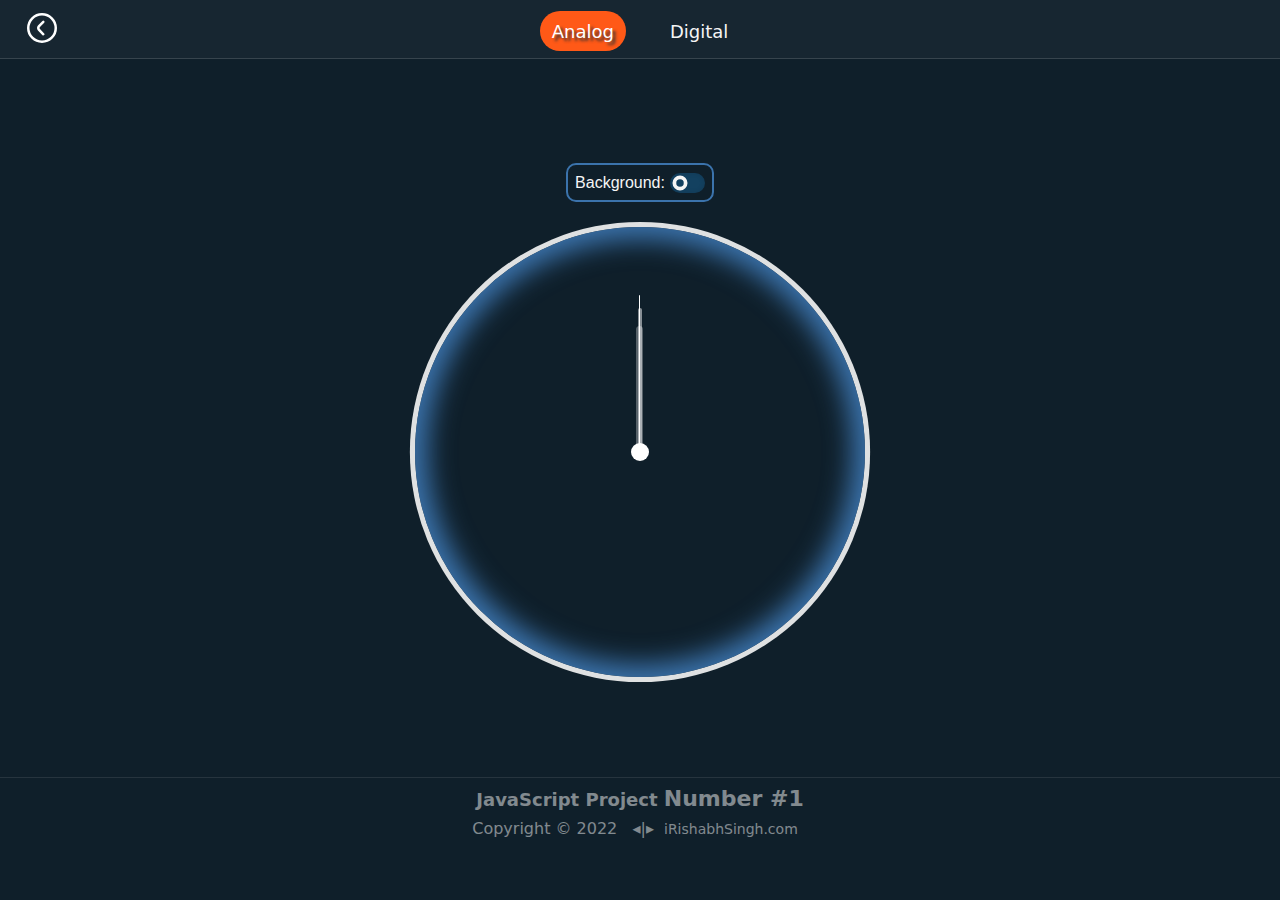
<file: JavaScript/clock/index.html>
<!DOCTYPE html>
<html lang="en">    <!-- HTML tag with language selected as ENGLISH -->

<!-- Head Tag -->
<head>

    <!-- Meta Tags -->
    <meta charset="UTF-8">
    <meta http-equiv="X-UA-Compatible" content="IE=edge">
    <meta name="viewport" content="width=device-width, initial-scale=1.0">

    <!-- Discription of WebApp on Searching it on Search Engin -->
    <meta name="discription" content="Digital and Analog Clock with JavaScript | JavaScript is Powerful! See how implementing JavaScript changed the look of my WebApp as a begginer.">
    
    <!-- Linking CSS files -->
    <link rel="stylesheet" href="css/style.css">

    <!-- Web App Icon -->
    <!-- <link rel="shortcut icon" href="./icon/icon.png" type="image/x-icon"> -->
    <link rel="shortcut icon" href="./icon/clock-regular.svg" type="image/x-icon">

    <!-- TITLE of the Page -->
    <title>Web Clock App</title>
</head>
<!-- Body Tag -->
<body>

    <!-- Header Div containing Navigation Pannel -->
    <header class="header">

        <!-- Only Nav Bar of this Page -->
        <nav class="nav">
            
            <!-- List of NavBar Options -->
            <ul class="nav-list flex">
                
                <!-- Back Button to return to the PROJECT PAGE -->
                <span id="backBtn"><a href="/"><?xml version="1.0" encoding="UTF-8"?>
                    <svg xmlns="http://www.w3.org/2000/svg" id="arrow-circle-down" viewBox="0 0 24 24"><path d="M24,12A12,12,0,1,0,12,24,12.013,12.013,0,0,0,24,12ZM2,12A10,10,0,1,1,12,22,10.011,10.011,0,0,1,2,12Z"/><path d="M8,12a2.993,2.993,0,0,1,.752-1.987c.291-.327.574-.637.777-.84L12.353,6.3a1,1,0,0,1,1.426,1.4L10.95,10.58c-.187.188-.441.468-.7.759a1,1,0,0,0,0,1.323c.258.29.512.57.693.752L13.779,16.3a1,1,0,0,1-1.426,1.4L9.524,14.822c-.2-.2-.48-.507-.769-.833A2.99,2.99,0,0,1,8,12Z"/></svg></a></span>
                
                <!-- List Item 1 || ANALOG CLOCK || -->
                <li class="nav-items" >
                    <span onclick="activeNav(`navLink-Analog`)" class="nav-link selected-nav-option" id="navLink-Analog">Analog</span>
                </li>
                
                <!-- List Item 2 || DIGITAL CLOCK || -->
                <li class="nav-items" >
                    <span onclick="activeNav(`navLink-Digital`)" class="nav-link" id="navLink-Digital">Digital</span>
                </li>
            </ul>
        </nav>
    </header>

    <!-- Clock section Digital and Analog -->
    <main class="container">

        <!-- Main Body |ANALOG CLOCK| -->
        <div class="analog innerContainer" id="analog">

            <!-- Toggle Button to toggle between BG and No BG of Analog Clock -->
            <label for="AnalogBG">Background: <input onclick="analogBackground()" type="checkbox" name="analogBG" class="toggleSwitch" id="analogBG"></label>
            
            <!-- Div containg ANALOG CLOCK -->
            <div class="analogComponents" id="analogComponents">

                <div class="analogClock" id="analogClock">

                    <!-- Analog Clock -->
                    <div id="hour"></div>
                    <div id="minute"></div>
                    <div id="second"></div>
                    <div id="centerOfAnalog"></div>
                </div>
            </div>
        </div>

        <!-- Main Body |DIGITAL CLOCK| -->
        <div class="digital innerContainer" id="digital" style="display: none;">

            <!-- Toggle Button to toggle between BG and No BG of Analog Clock -->
            <label for="hourFormat">24-hour format: <input onclick="twentyfourHrFormat()" type="checkbox" name="analogBG" class="toggleSwitch" id="hourFormat"></label>
            
            <!-- Digital Clock -->
            <div class="digitalComponents" id="digitalComponents">

                <div class="digitalClock" id="digitalClock">

                    <!-- Digital Clock -->
                    <div id="dtime">
                        <span id="hd">00</span>:<span id="md">00</span><span id="hdblink">:</span><span id="sd">00</span><span id="ampm">AM</span>
                    </div>
                    <div id="dday">
                        <span id="wdate">MON</span> <span id="ddate">01</span> <span id="mdate">JAN</span> <span id="ydate">1960</span>
                    </div>
                </div>
            </div>           
        </div>
    </main>

    <!-- Footer Div containg Project Details -->
    <footer class="footer">
        <div class="footerDetails">
            <span>JavaScript Project <strong>Number #1</strong></span>
            <p>
                Copyright © 2022 &nbsp; ◂|▸<a href="https://irishabhsingh.github.io" target="_blank">iRishabhSingh.com</a>
            </p>
        </div>
    </footer>
    
    <!-- Script Used in the Project -->
    <script src="./js/navBar.js"></script>
    <script src="./js/analog.js"></script>
    <script src="./js/digital.js"></script>
</body>
</html>
</file>
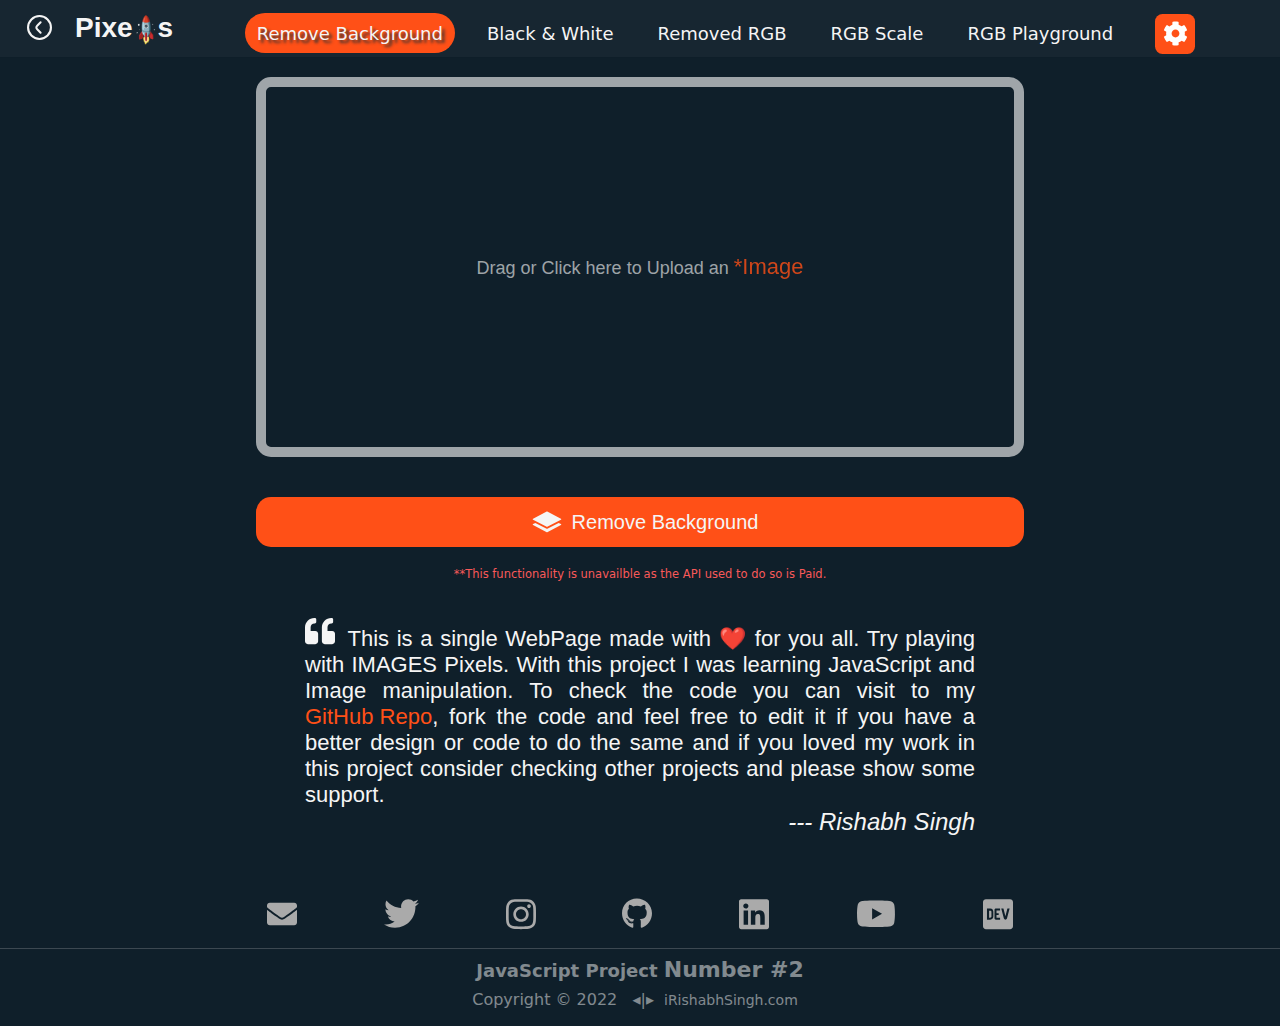
<file: JavaScript/PixelsPlayGround/index.html>
<!DOCTYPE html>
<html lang="en">    <!-- HTML tag with language selected as ENGLISH -->

<!-- Head Tag -->
<head>

    <!-- Meta Tags -->
    <meta charset="UTF-8">
    <meta http-equiv="X-UA-Compatible" content="IE=edge">
    <meta name="viewport" content="width=device-width, initial-scale=1.0">

    <!-- Discription of WebApp on Searching it on Search Engin -->
    <meta name="discription" content="Pixel - A Photo Filters App | JavaScript is Powerful! See how implementing JavaScript changed the look of my WebApp as a begginer.">
    
    <!-- Linking CSS files -->
    <link rel="stylesheet" href="css/style.css">

    <!-- Web App Icon -->
    <!-- <link rel="shortcut icon" href="./icon/icon.png" type="image/x-icon"> -->
    <link rel="shortcut icon" href="./icon/blackNwhite.svg" type="image/x-icon">

    <!-- TITLE of the Page -->
    <title>Pixels PlayGround</title>
</head>
<!-- Body Tag -->
<body>

    <!-- Header Div containing Navigation Pannel -->
    <header class="header">

        <!-- Only Nav Bar of this Page -->
        <nav class="nav">
            
            <!-- Back Button to return to the PROJECT PAGE -->
            <span id="backBtn"><a href="/"><?xml version="1.0" encoding="UTF-8"?>
                <svg xmlns="http://www.w3.org/2000/svg" id="arrow-circle-down" viewBox="0 0 24 24"><path d="M24,12A12,12,0,1,0,12,24,12.013,12.013,0,0,0,24,12ZM2,12A10,10,0,1,1,12,22,10.011,10.011,0,0,1,2,12Z"/><path d="M8,12a2.993,2.993,0,0,1,.752-1.987c.291-.327.574-.637.777-.84L12.353,6.3a1,1,0,0,1,1.426,1.4L10.95,10.58c-.187.188-.441.468-.7.759a1,1,0,0,0,0,1.323c.258.29.512.57.693.752L13.779,16.3a1,1,0,0,1-1.426,1.4L9.524,14.822c-.2-.2-.48-.507-.769-.833A2.99,2.99,0,0,1,8,12Z"/></svg></a></span>

            <!-- AppName -->
            <span id="logo"><a href="/projects/JavaScript/PixelsPlayGround/">Pixe<span>🚀</span>s</a></span>
            
            <!-- List of NavBar Options -->
            <ul class="nav-list flex">
                
                <!-- List Item 1 || REMOVE BACKGROUND || -->
                <li class="nav-items" >
                    <nobr onclick="activeNav(0)" class="nav-link selected-nav-option" id="navLink-removeBG">Remove Background</nobr>
                </li>
                
                <!-- List Item 2 || BLACK & WHITE || -->
                <li class="nav-items" >
                    <nobr onclick="activeNav(1)" class="nav-link" id="navLink-BandW">Black & White</nobr>
                </li>
                
                <!-- List Item 3 || Remove RGB || -->
                <li class="nav-items" >
                    <nobr onclick="activeNav(2)" class="nav-link" id="navLink-blur">Removed RGB</nobr>
                </li>
                
                <!-- List Item 4 || RGB Scale || -->
                <li class="nav-items" >
                    <nobr onclick="activeNav(3)" class="nav-link" id="navLink-rgbScale">RGB Scale</nobr>
                </li>
                
                <!-- List Item 5 || RGB PlayGround || -->
                <li class="nav-items" >
                    <nobr onclick="activeNav(4)" class="nav-link" id="navLink-rgbPlayground">RGB Playground</nobr>
                </li>
                
                <!-- List Item 5 || App Settings || -->
                <li class="settings" id="settings" >
                    <nobr onclick="showSettings()" id="navLink-Settings"><svg aria-hidden="true" focusable="false" data-prefix="fas" data-icon="cog" class="svg-inline--fa fa-cog fa-w-16" role="img" xmlns="http://www.w3.org/2000/svg" viewBox="0 0 512 512"><path d="M487.4 315.7l-42.6-24.6c4.3-23.2 4.3-47 0-70.2l42.6-24.6c4.9-2.8 7.1-8.6 5.5-14-11.1-35.6-30-67.8-54.7-94.6-3.8-4.1-10-5.1-14.8-2.3L380.8 110c-17.9-15.4-38.5-27.3-60.8-35.1V25.8c0-5.6-3.9-10.5-9.4-11.7-36.7-8.2-74.3-7.8-109.2 0-5.5 1.2-9.4 6.1-9.4 11.7V75c-22.2 7.9-42.8 19.8-60.8 35.1L88.7 85.5c-4.9-2.8-11-1.9-14.8 2.3-24.7 26.7-43.6 58.9-54.7 94.6-1.7 5.4.6 11.2 5.5 14L67.3 221c-4.3 23.2-4.3 47 0 70.2l-42.6 24.6c-4.9 2.8-7.1 8.6-5.5 14 11.1 35.6 30 67.8 54.7 94.6 3.8 4.1 10 5.1 14.8 2.3l42.6-24.6c17.9 15.4 38.5 27.3 60.8 35.1v49.2c0 5.6 3.9 10.5 9.4 11.7 36.7 8.2 74.3 7.8 109.2 0 5.5-1.2 9.4-6.1 9.4-11.7v-49.2c22.2-7.9 42.8-19.8 60.8-35.1l42.6 24.6c4.9 2.8 11 1.9 14.8-2.3 24.7-26.7 43.6-58.9 54.7-94.6 1.5-5.5-.7-11.3-5.6-14.1zM256 336c-44.1 0-80-35.9-80-80s35.9-80 80-80 80 35.9 80 80-35.9 80-80 80z"></path></svg></nobr>
                </li>
            </ul>
        </nav>
    </header>

    <!-- Input ON Drag and Drop -->
    

    <!-- Main Body -->
    <main class="container">

        <!-- Main Body |Pixel PlayGround| -->
        <div class="mainBody" id="mainBody">
            <canvas id="canvasImg"></canvas>
            <label for="file" id=inputImgLabel>
                <input type="file" name="inputImg" id="inputImg" multiple="false"  oninput="uploadImg()" accept=".jpeg, .png, .jpg, .svg">
                <div class="uploadIconBtn" id="uploadIconBtn">
                    <span>Drag or Click here to Upload an <p id="ImgTAG">*Image</p></span>
                </div>
            </label>
        </div>

        <!-- Result Body |Pixel PlayGround| -->
        <div class="ansBody" id="ansBody">
            <canvas id="canvasResult"></canvas>
        </div>

        <!-- Buttons to Performs Different Actions in Different Sections -->
        <div class="btns" id="removeBGDiv">
            <button class="btn" id="removeBGBtn">
                <svg data-v-82a97972="" xmlns="http://www.w3.org/2000/svg" viewBox="0 0 22 16"><path data-v-82a97972="" d="M.787 6.411l10.012 5.222a.437.437 0 0 0 .402 0l10.01-5.222a.434.434 0 0 0 .186-.585.45.45 0 0 0-.186-.187L11.2.417a.441.441 0 0 0-.404 0L.787 5.639a.439.439 0 0 0-.184.588.453.453 0 0 0 .184.184z"></path><path data-v-82a97972="" d="M21.21 9.589l-1.655-.864-7.953 4.148a1.31 1.31 0 0 1-1.202 0L2.444 8.725l-1.657.864a.437.437 0 0 0-.184.583.427.427 0 0 0 .184.187l10.012 5.224a.437.437 0 0 0 .402 0l10.01-5.224a.434.434 0 0 0 .186-.586.444.444 0 0 0-.186-.184z"></path></svg>Remove Background <br>
            </button>
            <span>**This functionality is unavailble as the API used to do so is Paid.</span>
        </div>
        <div class="btns" id="BnWBtnDiv">
            <button class="btn" id="BnWBtn" onclick="greyscale()">
                <svg aria-hidden="true" focusable="false" data-prefix="fas" data-icon="images" class="svg-inline--fa fa-images fa-w-18" role="img" xmlns="http://www.w3.org/2000/svg" viewBox="0 0 576 512"><path d="M480 416v16c0 26.51-21.49 48-48 48H48c-26.51 0-48-21.49-48-48V176c0-26.51 21.49-48 48-48h16v208c0 44.112 35.888 80 80 80h336zm96-80V80c0-26.51-21.49-48-48-48H144c-26.51 0-48 21.49-48 48v256c0 26.51 21.49 48 48 48h384c26.51 0 48-21.49 48-48zM256 128c0 26.51-21.49 48-48 48s-48-21.49-48-48 21.49-48 48-48 48 21.49 48 48zm-96 144l55.515-55.515c4.686-4.686 12.284-4.686 16.971 0L272 256l135.515-135.515c4.686-4.686 12.284-4.686 16.971 0L512 208v112H160v-48z"></path></svg> Black & White
            </button>
        </div>
        <div class="btns" id="RGBremoveDiv">
            <div>
                <button class="customBtn download optionBtn redOfRGB" onclick="removeRGB(`red`)">Red</button>
                <button class="customBtn download optionBtn greenOfRGB" onclick="removeRGB(`green`)">Green</button>
                <button class="customBtn download optionBtn blueOfRGB" onclick="removeRGB(`blue`)">Blue</button>
            </div>
        </div>
        <div class="btns" id="RGBscaleDiv">
            <div>
                <button class="customBtn download optionBtn redOfRGB" onclick="rgbscale(`red`)">Red</button>
                <button class="customBtn download optionBtn greenOfRGB" onclick="rgbscale(`green`)">Green</button>
                <button class="customBtn download optionBtn blueOfRGB" onclick="rgbscale(`blue`)">Blue</button>
            </div>
        </div>
        <div class="btns" id="RGBplayDiv">
            <button class="btn" id="RGBplayBtn">
                <svg aria-hidden="true" focusable="false" data-prefix="fas" data-icon="sliders-h" class="svg-inline--fa fa-sliders-h fa-w-16" role="img" xmlns="http://www.w3.org/2000/svg" viewBox="0 0 512 512"><path d="M496 384H160v-16c0-8.8-7.2-16-16-16h-32c-8.8 0-16 7.2-16 16v16H16c-8.8 0-16 7.2-16 16v32c0 8.8 7.2 16 16 16h80v16c0 8.8 7.2 16 16 16h32c8.8 0 16-7.2 16-16v-16h336c8.8 0 16-7.2 16-16v-32c0-8.8-7.2-16-16-16zm0-160h-80v-16c0-8.8-7.2-16-16-16h-32c-8.8 0-16 7.2-16 16v16H16c-8.8 0-16 7.2-16 16v32c0 8.8 7.2 16 16 16h336v16c0 8.8 7.2 16 16 16h32c8.8 0 16-7.2 16-16v-16h80c8.8 0 16-7.2 16-16v-32c0-8.8-7.2-16-16-16zm0-160H288V48c0-8.8-7.2-16-16-16h-32c-8.8 0-16 7.2-16 16v16H16C7.2 64 0 71.2 0 80v32c0 8.8 7.2 16 16 16h208v16c0 8.8 7.2 16 16 16h32c8.8 0 16-7.2 16-16v-16h208c8.8 0 16-7.2 16-16V80c0-8.8-7.2-16-16-16z"></path></svg> Play with Colors
            </button>
            <div class="hiddenPlayGround">
                <input type="range" name="redOfImage" min="0" max="255" id="redOfImage" onclick="pixelPlay('red')">
                <input type="range" name="greenOfImage" min="0" max="255" id="greenOfImage" onclick="pixelPlay('green')">
                <input type="range" name="blueOfImage" min="0" max="255" id="blueOfImage" onchange="pixelPlay('blue')">
            </div>
        </div>

        <!-- Thannks and Social Media Links -->
        <div class="thanksGiving">
            <svg aria-hidden="true" focusable="false" data-prefix="fas" data-icon="quote-left" class="svg-inline--fa fa-quote-left fa-w-16" role="img" xmlns="http://www.w3.org/2000/svg" viewBox="0 0 512 512"><path d="M464 256h-80v-64c0-35.3 28.7-64 64-64h8c13.3 0 24-10.7 24-24V56c0-13.3-10.7-24-24-24h-8c-88.4 0-160 71.6-160 160v240c0 26.5 21.5 48 48 48h128c26.5 0 48-21.5 48-48V304c0-26.5-21.5-48-48-48zm-288 0H96v-64c0-35.3 28.7-64 64-64h8c13.3 0 24-10.7 24-24V56c0-13.3-10.7-24-24-24h-8C71.6 32 0 103.6 0 192v240c0 26.5 21.5 48 48 48h128c26.5 0 48-21.5 48-48V304c0-26.5-21.5-48-48-48z"></path></svg>This is a single WebPage made with ❤️ for you all. Try playing with IMAGES Pixels. With this project I was learning JavaScript and Image manipulation. To check the code you can visit to my <a target="_blank" href="https://github.com/iRishabhSingh/projects/tree/main/JavaScript/PixelsPlayGround">GitHub Repo</a>, fork the code and feel free to edit it if you have a better design or code to do the same and if you loved my work in this project consider checking other projects and please show some support.
            <em>--- Rishabh Singh</em>
        </div>


        <div class="about-social-media-link">
            <ul>
                <li class="social-media" id="email">
                    <a class="social" href="mailto:rishab18011@gmail.com" title="E-mail">
                        <svg aria-hidden="true" focusable="false" data-prefix="fas" data-icon="envelope"
                            class="svg-inline--fa fa-envelope fa-w-16" role="img"
                            xmlns="http://www.w3.org/2000/svg" viewBox="0 0 512 512">
                            <path fill="currentColor"
                                d="M502.3 190.8c3.9-3.1 9.7-.2 9.7 4.7V400c0 26.5-21.5 48-48 48H48c-26.5 0-48-21.5-48-48V195.6c0-5 5.7-7.8 9.7-4.7 22.4 17.4 52.1 39.5 154.1 113.6 21.1 15.4 56.7 47.8 92.2 47.6 35.7.3 72-32.8 92.3-47.6 102-74.1 131.6-96.3 154-113.7zM256 320c23.2.4 56.6-29.2 73.4-41.4 132.7-96.3 142.8-104.7 173.4-128.7 5.8-4.5 9.2-11.5 9.2-18.9v-19c0-26.5-21.5-48-48-48H48C21.5 64 0 85.5 0 112v19c0 7.4 3.4 14.3 9.2 18.9 30.6 23.9 40.7 32.4 173.4 128.7 16.8 12.2 50.2 41.8 73.4 41.4z">
                            </path>
                        </svg>
                    </a>
                </li>
                <li class="social-media" id="twitter">
                    <a class="social" href="https://www.twitter.com/iRishabhSinghh" title="Twitter">
                        <svg aria-hidden="true" focusable="false" data-prefix="fab" data-icon="twitter"
                            class="svg-inline--fa fa-twitter fa-w-16" role="img"
                            xmlns="http://www.w3.org/2000/svg" viewBox="0 0 512 512">
                            <path fill="currentColor"
                                d="M459.37 151.716c.325 4.548.325 9.097.325 13.645 0 138.72-105.583 298.558-298.558 298.558-59.452 0-114.68-17.219-161.137-47.106 8.447.974 16.568 1.299 25.34 1.299 49.055 0 94.213-16.568 130.274-44.832-46.132-.975-84.792-31.188-98.112-72.772 6.498.974 12.995 1.624 19.818 1.624 9.421 0 18.843-1.3 27.614-3.573-48.081-9.747-84.143-51.98-84.143-102.985v-1.299c13.969 7.797 30.214 12.67 47.431 13.319-28.264-18.843-46.781-51.005-46.781-87.391 0-19.492 5.197-37.36 14.294-52.954 51.655 63.675 129.3 105.258 216.365 109.807-1.624-7.797-2.599-15.918-2.599-24.04 0-57.828 46.782-104.934 104.934-104.934 30.213 0 57.502 12.67 76.67 33.137 23.715-4.548 46.456-13.32 66.599-25.34-7.798 24.366-24.366 44.833-46.132 57.827 21.117-2.273 41.584-8.122 60.426-16.243-14.292 20.791-32.161 39.308-52.628 54.253z">
                            </path>
                        </svg>
                    </a>
                </li>
                <li class="social-media" id="instagram">
                    <a class="social" href="https://www.instagram.com/iRishabhSinghh" title="Instagram">
                        <svg aria-hidden="true" focusable="false" data-prefix="fab" data-icon="instagram"
                            class="svg-inline--fa fa-instagram fa-w-14" role="img"
                            xmlns="http://www.w3.org/2000/svg" viewBox="0 0 448 512">
                            <path fill="currentColor"
                                d="M224.1 141c-63.6 0-114.9 51.3-114.9 114.9s51.3 114.9 114.9 114.9S339 319.5 339 255.9 287.7 141 224.1 141zm0 189.6c-41.1 0-74.7-33.5-74.7-74.7s33.5-74.7 74.7-74.7 74.7 33.5 74.7 74.7-33.6 74.7-74.7 74.7zm146.4-194.3c0 14.9-12 26.8-26.8 26.8-14.9 0-26.8-12-26.8-26.8s12-26.8 26.8-26.8 26.8 12 26.8 26.8zm76.1 27.2c-1.7-35.9-9.9-67.7-36.2-93.9-26.2-26.2-58-34.4-93.9-36.2-37-2.1-147.9-2.1-184.9 0-35.8 1.7-67.6 9.9-93.9 36.1s-34.4 58-36.2 93.9c-2.1 37-2.1 147.9 0 184.9 1.7 35.9 9.9 67.7 36.2 93.9s58 34.4 93.9 36.2c37 2.1 147.9 2.1 184.9 0 35.9-1.7 67.7-9.9 93.9-36.2 26.2-26.2 34.4-58 36.2-93.9 2.1-37 2.1-147.8 0-184.8zM398.8 388c-7.8 19.6-22.9 34.7-42.6 42.6-29.5 11.7-99.5 9-132.1 9s-102.7 2.6-132.1-9c-19.6-7.8-34.7-22.9-42.6-42.6-11.7-29.5-9-99.5-9-132.1s-2.6-102.7 9-132.1c7.8-19.6 22.9-34.7 42.6-42.6 29.5-11.7 99.5-9 132.1-9s102.7-2.6 132.1 9c19.6 7.8 34.7 22.9 42.6 42.6 11.7 29.5 9 99.5 9 132.1s2.7 102.7-9 132.1z">
                            </path>
                        </svg>
                    </a>
                </li>
                <li class="social-media" id="github">
                    <a class="social" href="https://www.github.com/iRishabhSingh" title="GitHub">
                        <svg aria-hidden="true" focusable="false" data-prefix="fab" data-icon="github"
                            class="svg-inline--fa fa-github fa-w-16" role="img"
                            xmlns="http://www.w3.org/2000/svg" viewBox="0 0 496 512">
                            <path fill="currentColor"
                                d="M165.9 397.4c0 2-2.3 3.6-5.2 3.6-3.3.3-5.6-1.3-5.6-3.6 0-2 2.3-3.6 5.2-3.6 3-.3 5.6 1.3 5.6 3.6zm-31.1-4.5c-.7 2 1.3 4.3 4.3 4.9 2.6 1 5.6 0 6.2-2s-1.3-4.3-4.3-5.2c-2.6-.7-5.5.3-6.2 2.3zm44.2-1.7c-2.9.7-4.9 2.6-4.6 4.9.3 2 2.9 3.3 5.9 2.6 2.9-.7 4.9-2.6 4.6-4.6-.3-1.9-3-3.2-5.9-2.9zM244.8 8C106.1 8 0 113.3 0 252c0 110.9 69.8 205.8 169.5 239.2 12.8 2.3 17.3-5.6 17.3-12.1 0-6.2-.3-40.4-.3-61.4 0 0-70 15-84.7-29.8 0 0-11.4-29.1-27.8-36.6 0 0-22.9-15.7 1.6-15.4 0 0 24.9 2 38.6 25.8 21.9 38.6 58.6 27.5 72.9 20.9 2.3-16 8.8-27.1 16-33.7-55.9-6.2-112.3-14.3-112.3-110.5 0-27.5 7.6-41.3 23.6-58.9-2.6-6.5-11.1-33.3 2.6-67.9 20.9-6.5 69 27 69 27 20-5.6 41.5-8.5 62.8-8.5s42.8 2.9 62.8 8.5c0 0 48.1-33.6 69-27 13.7 34.7 5.2 61.4 2.6 67.9 16 17.7 25.8 31.5 25.8 58.9 0 96.5-58.9 104.2-114.8 110.5 9.2 7.9 17 22.9 17 46.4 0 33.7-.3 75.4-.3 83.6 0 6.5 4.6 14.4 17.3 12.1C428.2 457.8 496 362.9 496 252 496 113.3 383.5 8 244.8 8zM97.2 352.9c-1.3 1-1 3.3.7 5.2 1.6 1.6 3.9 2.3 5.2 1 1.3-1 1-3.3-.7-5.2-1.6-1.6-3.9-2.3-5.2-1zm-10.8-8.1c-.7 1.3.3 2.9 2.3 3.9 1.6 1 3.6.7 4.3-.7.7-1.3-.3-2.9-2.3-3.9-2-.6-3.6-.3-4.3.7zm32.4 35.6c-1.6 1.3-1 4.3 1.3 6.2 2.3 2.3 5.2 2.6 6.5 1 1.3-1.3.7-4.3-1.3-6.2-2.2-2.3-5.2-2.6-6.5-1zm-11.4-14.7c-1.6 1-1.6 3.6 0 5.9 1.6 2.3 4.3 3.3 5.6 2.3 1.6-1.3 1.6-3.9 0-6.2-1.4-2.3-4-3.3-5.6-2z">
                            </path>
                        </svg>
                    </a>
                </li>
                <li class="social-media" id="linkedin">
                    <a class="social" href="https://www.linkedin.com/in/iRishabhSingh" title="LinkedIn">
                        <svg aria-hidden="true" focusable="false" data-prefix="fab" data-icon="linkedin"
                            class="svg-inline--fa fa-linkedin fa-w-14" role="img"
                            xmlns="http://www.w3.org/2000/svg" viewBox="0 0 448 512">
                            <path fill="currentColor"
                                d="M416 32H31.9C14.3 32 0 46.5 0 64.3v383.4C0 465.5 14.3 480 31.9 480H416c17.6 0 32-14.5 32-32.3V64.3c0-17.8-14.4-32.3-32-32.3zM135.4 416H69V202.2h66.5V416zm-33.2-243c-21.3 0-38.5-17.3-38.5-38.5S80.9 96 102.2 96c21.2 0 38.5 17.3 38.5 38.5 0 21.3-17.2 38.5-38.5 38.5zm282.1 243h-66.4V312c0-24.8-.5-56.7-34.5-56.7-34.6 0-39.9 27-39.9 54.9V416h-66.4V202.2h63.7v29.2h.9c8.9-16.8 30.6-34.5 62.9-34.5 67.2 0 79.7 44.3 79.7 101.9V416z">
                            </path>
                        </svg>
                    </a>
                </li>
                <li class="social-media" id="youtube">
                    <a class="social" href="" title="YouTube">
                        <svg aria-hidden="true" focusable="false" data-prefix="fab" data-icon="youtube"
                            class="svg-inline--fa fa-youtube fa-w-18" role="img"
                            xmlns="http://www.w3.org/2000/svg" viewBox="0 0 576 512">
                            <path fill="currentColor"
                                d="M549.655 124.083c-6.281-23.65-24.787-42.276-48.284-48.597C458.781 64 288 64 288 64S117.22 64 74.629 75.486c-23.497 6.322-42.003 24.947-48.284 48.597-11.412 42.867-11.412 132.305-11.412 132.305s0 89.438 11.412 132.305c6.281 23.65 24.787 41.5 48.284 47.821C117.22 448 288 448 288 448s170.78 0 213.371-11.486c23.497-6.321 42.003-24.171 48.284-47.821 11.412-42.867 11.412-132.305 11.412-132.305s0-89.438-11.412-132.305zm-317.51 213.508V175.185l142.739 81.205-142.739 81.201z">
                            </path>
                        </svg>
                    </a>
                </li>
                <li class="social-media" id="devto">
                    <a class="social" href="dev.to/iRishabhSingh" title="Dev.to">
                        <svg aria-hidden="true" focusable="false" data-prefix="fab" data-icon="dev"
                            class="svg-inline--fa fa-dev fa-w-14" role="img" xmlns="http://www.w3.org/2000/svg"
                            viewBox="0 0 448 512">
                            <path fill="currentColor"
                                d="M120.12 208.29c-3.88-2.9-7.77-4.35-11.65-4.35H91.03v104.47h17.45c3.88 0 7.77-1.45 11.65-4.35 3.88-2.9 5.82-7.25 5.82-13.06v-69.65c-.01-5.8-1.96-10.16-5.83-13.06zM404.1 32H43.9C19.7 32 .06 51.59 0 75.8v360.4C.06 460.41 19.7 480 43.9 480h360.2c24.21 0 43.84-19.59 43.9-43.8V75.8c-.06-24.21-19.7-43.8-43.9-43.8zM154.2 291.19c0 18.81-11.61 47.31-48.36 47.25h-46.4V172.98h47.38c35.44 0 47.36 28.46 47.37 47.28l.01 70.93zm100.68-88.66H201.6v38.42h32.57v29.57H201.6v38.41h53.29v29.57h-62.18c-11.16.29-20.44-8.53-20.72-19.69V193.7c-.27-11.15 8.56-20.41 19.71-20.69h63.19l-.01 29.52zm103.64 115.29c-13.2 30.75-36.85 24.63-47.44 0l-38.53-144.8h32.57l29.71 113.72 29.57-113.72h32.58l-38.46 144.8z">
                            </path>
                        </svg>
                    </a>
                </li>
            </ul>
        </div>
        <!-- Settings Popup -->
        <div class="settingsPopup" id="settingsPopup">
            <div class="settings-box">
                <h1>Settings</h1>
                <div id="closeSettings" onclick="closeSettings()">&times;</div>
                <div class="settingsContent">
                    <label for="DarkMode">Dark Mode: <input type="checkbox" name="darkMode" id="darkMode" class="toggleSwitch" onclick="toggleDarkMode()" checked></label>
                </div>
            </div>
        </div>
    </main>

    <!-- Footer Div containg Project Details -->
    <footer class="footer">
        <div class="footerDetails">
            <span>JavaScript Project <strong>Number #2</strong></span>
            <p>
                Copyright © 2022 &nbsp; ◂|▸<a href="https://irishabhsingh.github.io" target="_blank">iRishabhSingh.com</a>
            </p>
        </div>
    </footer>
    
    <!-- Script Imported TO perform acctions -->
    <script src="https://www.dukelearntoprogram.com/course1/common/js/image/SimpleImage.js"></script>

    <!-- Script Used in the Project -->
    <script src="./js/navBar.js"></script>
    <script src="./js/main.js"></script>
    <script src="./js/settings.js"></script>
</body>
</html>
</file>
<file: JavaScript/clock/css/style.css>
@import url("https://fonts.googleapis.com/css2?family=Lora&display=swap");
@import url("https://fonts.googleapis.com/css2?family=Signika:wght@300&display=swap");
@import url("https://fonts.googleapis.com/css2?family=Balsamiq+Sans&display=swap");
*, *::before, *::after {
  margin: 0;
  padding: 0;
  -webkit-box-sizing: border-box;
          box-sizing: border-box;
}

body {
  font-family: 'system-ui';
  background: #0f1f2a;
  color: whitesmoke;
}

.flex {
  display: -webkit-box;
  display: -ms-flexbox;
  display: flex;
}

a {
  color: whitesmoke;
  text-decoration: none;
  display: inline-block;
  padding: 10px;
}

/* Input Element of type Checkbox 
applying CSS to make it look like toggle button
on adding | .toggleSwitch | class */
.toggleSwitch {
  position: relative;
  cursor: pointer;
  width: 35px;
  height: 20px;
  -webkit-appearance: none;
  background-color: #1a6ea770;
  outline-style: none;
  outline-color: transparent;
  margin-left: 5px;
  border-radius: 35px;
  -webkit-box-shadow: inset 0 0 5px #00000020;
          box-shadow: inset 0 0 5px #00000020;
  -webkit-transition: 550ms;
  transition: 550ms;
}

.toggleSwitch:checked {
  background-color: #ff5017;
  -webkit-transition: background-color 800ms ease-in-out;
  transition: background-color 800ms ease-in-out;
}

.toggleSwitch:checked::before {
  left: 15px;
  -webkit-box-shadow: -0.1px 0 5px #000000c0;
          box-shadow: -0.1px 0 5px #000000c0;
  background-color: #f5f5f5;
}

.toggleSwitch::before {
  content: '';
  position: absolute;
  width: 20px;
  height: 20px;
  top: 0;
  left: 0;
  border-radius: 50%;
  border: 5px solid #f5f5f5;
  -webkit-transform: scale(0.75);
          transform: scale(0.75);
  -webkit-transition: 600ms;
  transition: 600ms;
}

/* Scroll Bar CSS */
::-webkit-scrollbar {
  width: 2px;
  background-color: transparent;
  border: transparent;
}

::-webkit-scrollbar:horizontal {
  height: 2px;
}

::-webkit-scrollbar-thumb {
  width: 2px;
  background-color: #f5f5f540;
  border-radius: 10px;
}

::-webkit-scrollbar-thumb:horizontal {
  height: 2px;
}

/* label */
label {
  display: -webkit-box;
  display: -ms-flexbox;
  display: flex;
  -webkit-box-align: center;
      -ms-flex-align: center;
          align-items: center;
  -webkit-box-pack: center;
      -ms-flex-pack: center;
          justify-content: center;
  margin: 15px auto;
  padding: 7.5px;
  border: 2px solid #3b73ac;
  border-radius: 10px;
  -webkit-user-select: none;
     -moz-user-select: none;
      -ms-user-select: none;
          user-select: none;
  font-family: 'Trebuchet MS', 'Lucida Sans Unicode', 'Lucida Grande', 'Lucida Sans', Arial, sans-serif;
}

.header {
  min-width: 375px;
  background-color: #ffffff09;
  -webkit-box-shadow: 0 0 1px 0 #fff;
          box-shadow: 0 0 1px 0 #fff;
  -webkit-user-select: none;
     -moz-user-select: none;
      -ms-user-select: none;
          user-select: none;
  cursor: default;
}

#backBtn {
  width: 45px;
  height: 45px;
  border: 2.5px solid transparent;
  position: absolute;
  left: 0;
  margin: 0 20px;
  margin-bottom: 0;
  display: block;
  border-radius: 50%;
  -webkit-transition: 300ms;
  transition: 300ms;
}

#backBtn:hover svg {
  fill: #ff5917;
}

#backBtn a {
  padding: 0;
}

#backBtn svg {
  display: block;
  margin: 5px;
  width: 30px;
  fill: white;
  -webkit-transition: 550ms;
  transition: 550ms;
}

.nav-list {
  -webkit-box-pack: center;
      -ms-flex-pack: center;
          justify-content: center;
  -webkit-box-align: center;
      -ms-flex-align: center;
          align-items: center;
  -ms-flex-wrap: wrap;
      flex-wrap: wrap;
}

.nav-items {
  list-style: none;
  padding: .4em 1em;
}

.nav-items span {
  font-size: 18px;
  cursor: pointer;
  display: inline-block;
  border: 2.5px solid transparent;
  color: whitesmoke;
  -webkit-transition: 350ms ease-in-out;
  transition: 350ms ease-in-out;
}

.nav-items span:hover {
  border: 2.5px solid #ff5917;
}

.nav-link {
  outline-style: none;
  outline-color: transparent;
  padding: 7.5px 10px;
  margin-top: 5px;
  border-radius: 50px;
}

.selected-nav-option {
  background: #ff5917 !important;
  color: white !important;
  text-shadow: 3px 3px 3px #333;
}

.selected-nav-option:hover {
  border-color: white !important;
}

.container {
  height: 80vh;
  min-height: 450px;
  min-width: 375px;
  display: -webkit-box;
  display: -ms-flexbox;
  display: flex;
  -webkit-box-pack: center;
      -ms-flex-pack: center;
          justify-content: center;
  -webkit-box-align: center;
      -ms-flex-align: center;
          align-items: center;
}

#analog {
  height: 100%;
  display: -webkit-box;
  display: -ms-flexbox;
  display: flex;
  -webkit-box-orient: vertical;
  -webkit-box-direction: normal;
      -ms-flex-direction: column;
          flex-direction: column;
  -webkit-box-pack: center;
      -ms-flex-pack: center;
          justify-content: center;
  -webkit-box-align: center;
      -ms-flex-align: center;
          align-items: center;
}

#analogComponents {
  margin: 10px;
}

#analogClock {
  width: 75vmin;
  height: 75vmin;
  min-width: 300px;
  min-height: 300px;
  max-width: 450px;
  max-height: 450px;
  background-size: 100%;
  border-radius: 50%;
  display: -webkit-box;
  display: -ms-flexbox;
  display: flex;
  -webkit-box-pack: center;
      -ms-flex-pack: center;
          justify-content: center;
  -webkit-box-align: center;
      -ms-flex-align: center;
          align-items: center;
  position: relative;
  margin: auto;
  align-items: center;
  -webkit-box-shadow: 0 0 0 .4vw #ffffffdd,  inset 0 0 2vw 1vw #3b73ac;
          box-shadow: 0 0 0 .4vw #ffffffdd,  inset 0 0 2vw 1vw #3b73ac;
}

#hour, #minute, #second {
  position: absolute;
  bottom: 50%;
  border-radius: 20vw;
  background-color: #333;
  -webkit-transform-origin: bottom;
          transform-origin: bottom;
}

#hour {
  width: 1.5%;
  height: 28%;
  left: 49.16%;
  background-color: #ffffff4d;
  z-index: 3;
}

#minute {
  width: 0.9%;
  height: 32%;
  left: 49.5%;
  background-color: #ffffff80;
  z-index: 2;
}

#second {
  width: 1px;
  height: 35%;
  left: 49.85%;
  background-color: white;
  z-index: 1;
}

#centerOfAnalog {
  width: 4%;
  height: 4%;
  border-radius: 50%;
  background-color: white;
  z-index: 4;
}

@media (max-height: 700px) {
  #analogClock {
    width: 65vmin !important;
    height: 65vmin !important;
  }
}

#digital {
  cursor: default;
  height: 100%;
  display: -webkit-box;
  display: -ms-flexbox;
  display: flex;
  -webkit-box-orient: vertical;
  -webkit-box-direction: normal;
      -ms-flex-direction: column;
          flex-direction: column;
  -webkit-box-pack: center;
      -ms-flex-pack: center;
          justify-content: center;
  -webkit-box-align: center;
      -ms-flex-align: center;
          align-items: center;
  line-height: 1;
}

.digitalClock {
  width: 81vmin;
  min-width: 350px;
  max-width: 600px;
  height: 27vmin;
  min-height: 116.67px;
  max-height: 200px;
  border: 3px solid whitesmoke;
  border-radius: 30px;
  margin: 10px;
  display: -webkit-box;
  display: -ms-flexbox;
  display: flex;
  -webkit-box-align: center;
      -ms-flex-align: center;
          align-items: center;
  -webkit-box-pack: center;
      -ms-flex-pack: center;
          justify-content: center;
  font-family: 'Signika', sans-serif;
  position: relative;
  -webkit-box-shadow: 5.5px -5.5px 0 7.5px #ffffffa0, -5.5px 5.5px 0 7.5px #1a6ea770;
          box-shadow: 5.5px -5.5px 0 7.5px #ffffffa0, -5.5px 5.5px 0 7.5px #1a6ea770;
  -webkit-transition: -webkit-box-shadow 450ms ease-in-out;
  transition: -webkit-box-shadow 450ms ease-in-out;
  transition: box-shadow 450ms ease-in-out;
  transition: box-shadow 450ms ease-in-out, -webkit-box-shadow 450ms ease-in-out;
}

.digitalClock:hover {
  -webkit-box-shadow: -5.5px 5.5px 0 7.5px #ffffff80, 5.5px -5.5px 0 7.5px #1a6ea770;
          box-shadow: -5.5px 5.5px 0 7.5px #ffffff80, 5.5px -5.5px 0 7.5px #1a6ea770;
  -webkit-transition: 650ms ease-in-out;
  transition: 650ms ease-in-out;
}

.digitalClock #dtime {
  font-size: 17.5vmin;
}

.digitalClock > div {
  position: absolute;
  top: 0;
}

.digitalClock > div > span {
  display: inline-block;
  text-align: center;
  width: 19vmin;
}

.digitalClock #hdblink, .digitalClock #ampm {
  width: auto;
  -webkit-transition: color 200ms ease-in-out;
  transition: color 200ms ease-in-out;
}

.digitalClock #ampm {
  font-family: 'Balsamiq Sans', cursive;
  font-size: 6.7vmin;
}

.digitalClock #dday {
  font-family: 'Balsamiq Sans', cursive;
  display: inline-block;
  font-size: 5.5vmin;
  top: 70%;
}

.digitalClock #dday span {
  width: auto !important;
}

@media (max-width: 436.7px) {
  .digitalClock > div > span {
    width: 87.19px !important;
  }
  #hdblink, #ampm {
    width: auto !important;
  }
  #dday {
    font-size: 34.96px !important;
  }
  #dday span {
    width: auto !important;
  }
  #dtime {
    font-size: 62.5px !important;
  }
  #ampm {
    font-size: 30px;
  }
}

@media (max-height: 444px) {
  .digitalClock > div > span {
    width: 87.19px !important;
  }
  #hdblink, #ampm {
    width: auto !important;
  }
  #dday {
    font-size: 34.96px !important;
  }
  #dday span {
    width: auto !important;
  }
  #dtime {
    font-size: 62.5px !important;
  }
  #ampm {
    font-size: 30px;
  }
}

.footer {
  width: 100%;
  min-width: 375px;
  -webkit-user-select: unset;
     -moz-user-select: unset;
      -ms-user-select: unset;
          user-select: unset;
  text-align: center;
  color: #f5f5f580;
  padding: 8px 0;
  cursor: default;
  -webkit-box-shadow: 0 -.1px 0 0 #fff;
          box-shadow: 0 -.1px 0 0 #fff;
}

.footer span {
  font-weight: 600;
  font-size: 18px;
}

.footer p {
  -webkit-user-select: none;
     -moz-user-select: none;
      -ms-user-select: none;
          user-select: none;
}

.footer a {
  -webkit-user-select: none;
     -moz-user-select: none;
      -ms-user-select: none;
          user-select: none;
  color: #f5f5f580;
  -webkit-transition: 300ms;
  transition: 300ms;
  font-size: 14px;
}

.footer a:hover {
  color: whitesmoke;
}

.footer strong {
  cursor: default;
  font-size: 22px;
  -webkit-transition: 300ms;
  transition: 300ms;
}

.footer strong:hover {
  color: #f5f5f5a0;
}
/*# sourceMappingURL=style.css.map */
</file>
<file: JavaScript/PixelsPlayGround/css/style.css>
*, *::before, *::after {
  margin: 0;
  padding: 0;
  -webkit-box-sizing: border-box;
          box-sizing: border-box;
}

:root {
  --background-color: #0f1f2a;
  --background-color-rev: #f5f5f5;
  --nav-background: #ffffff09;
  --text-color: whitesmoke;
  --text-color-opac: #f5f5f5a0;
  --footer-text: #f5f5f580;
  --color-theme: #ff5017;
  --green: #00e444;
}

html {
  font-size: 62.5%;
}

body {
  font-family: 'system-ui';
  background: var(--background-color);
  color: var(--text-color);
}

a {
  color: var(--text-color);
  text-decoration: none;
  display: inline-block;
  padding: 10px;
}

/* Input Element of type Checkbox 
applying CSS to make it look like toggle button
on adding | .toggleSwitch | class */
.toggleSwitch {
  position: relative;
  cursor: pointer;
  width: 35px;
  height: 20px;
  -webkit-appearance: none;
  background-color: #1a6ea770;
  outline-style: none;
  outline-color: transparent;
  margin-left: 5px;
  border-radius: 35px;
  -webkit-box-shadow: inset 0 0 5px #00000020;
          box-shadow: inset 0 0 5px #00000020;
  -webkit-transition: 550ms;
  transition: 550ms;
}

.toggleSwitch:checked {
  background-color: var(--color-theme);
  -webkit-transition: background-color 800ms ease-in-out;
  transition: background-color 800ms ease-in-out;
}

.toggleSwitch:checked::before {
  left: 15px;
  -webkit-box-shadow: -0.1px 0 5px #000000c0;
          box-shadow: -0.1px 0 5px #000000c0;
  background-color: #f5f5f5;
}

.toggleSwitch::before {
  content: '';
  position: absolute;
  width: 20px;
  height: 20px;
  top: 0;
  left: 0;
  border-radius: 50%;
  border: 5px solid #f5f5f5;
  -webkit-transform: scale(0.75);
          transform: scale(0.75);
  -webkit-transition: 600ms;
  transition: 600ms;
}

/* Scroll Bar CSS */
::-webkit-scrollbar {
  width: 2px;
  background-color: transparent;
  border: transparent;
}

::-webkit-scrollbar:horizontal {
  height: 2px;
}

::-webkit-scrollbar-thumb {
  width: 2px;
  background-color: #f5f5f540;
  border-radius: 10px;
}

::-webkit-scrollbar-thumb:horizontal {
  height: 2px;
}

/* label */
label {
  display: -webkit-box;
  display: -ms-flexbox;
  display: flex;
  -webkit-box-align: center;
      -ms-flex-align: center;
          align-items: center;
  -webkit-box-pack: center;
      -ms-flex-pack: center;
          justify-content: center;
  -webkit-box-pack: justify;
      -ms-flex-pack: justify;
          justify-content: space-between;
  font-size: 1.8rem;
  margin: 15px auto;
  padding: 7.5px;
  border: 2px solid #3b73ac;
  border-radius: 10px;
  -webkit-user-select: none;
     -moz-user-select: none;
      -ms-user-select: none;
          user-select: none;
  -webkit-transition: 500ms;
  transition: 500ms;
  font-family: 'Trebuchet MS', 'Lucida Sans Unicode', 'Lucida Grande', 'Lucida Sans', Arial, sans-serif;
}

label:hover {
  border-color: #ff5017a0;
}

/* Default Btn Change */
.customBtn {
  background-color: transparent;
  background: none;
  border: none;
  outline-style: none;
  outline-color: transparent;
  cursor: pointer;
}

.header {
  min-width: 37.5rem;
  background-color: var(--nav-background);
  -webkit-box-shadow: 0 0 0.1em 0 var(--background-color);
          box-shadow: 0 0 0.1em 0 var(--background-color);
  -webkit-user-select: none;
     -moz-user-select: none;
      -ms-user-select: none;
          user-select: none;
  cursor: default;
}

.nav {
  display: -webkit-box;
  display: -ms-flexbox;
  display: flex;
  -webkit-box-align: center;
      -ms-flex-align: center;
          align-items: center;
  -webkit-box-pack: center;
      -ms-flex-pack: center;
          justify-content: center;
  margin-left: 17em;
}

#backBtn {
  width: 4.5rem;
  height: 4.5rem;
  border: .25em solid transparent;
  position: absolute;
  left: 0;
  top: .75em;
  margin: 0 2em;
  margin-bottom: 0;
  display: block;
  border-radius: 50%;
  -webkit-transition: 300ms;
  transition: 300ms;
}

#backBtn:hover svg {
  fill: var(--color-theme);
}

#backBtn a {
  padding: 0;
}

#backBtn svg {
  display: block;
  margin: .5em;
  width: 2.5rem;
  fill: var(--text-color);
  -webkit-transition: 550ms;
  transition: 550ms;
}

#logo {
  font-family: 'Gill Sans', 'Gill Sans MT', Calibri, 'Trebuchet MS', sans-serif;
  font-size: 2.8rem;
  position: absolute;
  left: 7.5rem;
  top: 1.2rem;
}

#logo a {
  padding: 0;
  font-weight: 600;
}

#logo a::after {
  content: 'PlayGround';
  opacity: 0;
  font-size: 1rem;
  font-weight: normal;
  -webkit-transition: 500ms;
  transition: 500ms;
  display: block;
  text-align: end;
  line-height: .15;
}

#logo a:hover::after {
  opacity: 1;
}

#logo a:hover span {
  -webkit-transform: rotate(0deg);
          transform: rotate(0deg);
  -webkit-transition: 1s ease;
  transition: 1s ease;
}

#logo a span {
  display: inline-block;
  -webkit-transition: -webkit-transform 1s ease;
  transition: -webkit-transform 1s ease;
  transition: transform 1s ease;
  transition: transform 1s ease, -webkit-transform 1s ease;
  -webkit-transform: rotate(-45deg);
          transform: rotate(-45deg);
  font-size: 2rem;
}

.nav-list {
  display: -webkit-box;
  display: -ms-flexbox;
  display: flex;
  overflow-x: scroll;
  -webkit-box-align: center;
      -ms-flex-align: center;
          align-items: center;
}

.nav-list::-webkit-scrollbar {
  background-color: transparent;
}

.nav-items {
  list-style: none;
  padding: .4em 1em;
}

.nav-items nobr {
  font-size: 1.8rem;
  cursor: pointer;
  display: -webkit-inline-box;
  display: -ms-inline-flexbox;
  display: inline-flex;
  -webkit-box-align: center;
      -ms-flex-align: center;
          align-items: center;
  border: .25rem solid transparent;
  color: var(--text-color);
  word-wrap: none;
  min-width: 100%;
  -webkit-transition: 350ms ease-in-out;
  transition: 350ms ease-in-out;
}

.nav-items nobr:hover {
  border: 0.25rem solid var(--color-theme);
}

.nav-link {
  outline-style: none;
  outline-color: transparent;
  padding: .75rem 1rem;
  margin-top: .5em;
  border-radius: 5rem;
}

.selected-nav-option {
  background: var(--color-theme) !important;
  color: whitesmoke !important;
  text-shadow: .3rem .3rem .3rem #333;
}

.selected-nav-option:hover {
  border-color: var(--text-color) !important;
}

#settings {
  width: 4rem;
  height: 4rem;
  list-style: none;
  border-radius: .75rem;
  margin: 0 2em;
  cursor: pointer;
  display: block;
  margin-top: 1rem;
  -webkit-box-align: center;
      -ms-flex-align: center;
          align-items: center;
  -webkit-box-pack: center;
      -ms-flex-pack: center;
          justify-content: center;
  background-color: var(--color-theme);
}

#settings nobr {
  display: -webkit-box;
  display: -ms-flexbox;
  display: flex;
  padding: .75em;
}

#settings svg {
  width: 2.5rem;
  height: 2.5rem;
  fill: white;
}

.container {
  min-height: 45rem;
  min-width: 37.5rem;
  -webkit-box-pack: center;
      -ms-flex-pack: center;
          justify-content: center;
  -webkit-box-align: center;
      -ms-flex-align: center;
          align-items: center;
}

.mainBody,
.ansBody,
.btn {
  width: 60vw;
  min-width: 350px;
  max-width: 950px;
  min-height: 350px;
  max-height: 950px;
  margin: 20px auto;
  border: 1rem solid var(--text-color-opac);
  border-radius: 1.5rem;
  padding: 1em;
}

.btn {
  cursor: pointer;
  display: block;
  padding: .5em;
  min-height: auto;
  max-height: none;
}

.ansBody {
  display: none;
  text-align: center;
}

#canvasImg, #canvasResult {
  display: none;
  margin: auto;
  width: 55vw;
  min-width: 310px;
  max-width: 830px;
  min-height: 310px;
  max-height: 830px;
}

#inputImg {
  width: 100%;
  height: 100%;
  opacity: 0;
  position: absolute;
  top: 0;
  left: 0;
}

#inputImgLabel {
  display: -webkit-box;
  display: -ms-flexbox;
  display: flex;
  -webkit-box-align: center;
      -ms-flex-align: center;
          align-items: center;
  -webkit-box-pack: center;
      -ms-flex-pack: center;
          justify-content: center;
  position: relative;
  margin: 20px auto;
  background-color: transparent;
  border: none;
  width: 100%;
  min-width: 30rem;
  height: 100%;
  min-height: 30rem;
}

.uploadIconBtn {
  border-radius: 5rem;
  color: var(--text-color-opac);
  display: -webkit-box;
  display: -ms-flexbox;
  display: flex;
  -webkit-box-align: center;
      -ms-flex-align: center;
          align-items: center;
  -webkit-box-pack: center;
      -ms-flex-pack: center;
          justify-content: center;
}

.uploadIconBtn span {
  text-align: center;
  font-size: 100%;
}

.uploadIconBtn span p {
  color: var(--color-theme);
  opacity: .8;
  font-size: 2.2rem;
  display: inline;
}

.thanksGiving {
  width: 65%;
  min-width: 35rem;
  max-width: 70rem;
  padding: 1.5rem;
  text-align: justify;
  font-size: 2.2rem;
  font-family: 'Gill Sans', 'Gill Sans MT', Calibri, 'Trebuchet MS', sans-serif;
  margin: 2rem auto;
}

.thanksGiving svg {
  width: 3rem;
  fill: var(--text-color);
  margin-right: 1.25rem;
}

.thanksGiving a {
  margin: 0;
  padding: 0;
  color: var(--color-theme);
  -webkit-transition: 300ms;
  transition: 300ms;
}

.thanksGiving a:hover {
  color: var(--text-color);
}

.thanksGiving em {
  display: block;
  text-align: end;
  font-size: 2.4rem;
}

.image {
  border-radius: .5rem;
}

.download {
  color: var(--text-color);
  display: -webkit-inline-box;
  display: -ms-inline-flexbox;
  display: inline-flex;
  -webkit-box-align: center;
      -ms-flex-align: center;
          align-items: center;
  margin: 20px;
  padding: .75rem 1.25rem;
  border-radius: .5rem;
  background-color: var(--green);
  -webkit-box-pack: center;
      -ms-flex-pack: center;
          justify-content: center;
}

.download svg {
  width: 2rem;
  fill: var(--text-color);
}

.btn {
  -webkit-user-select: none;
     -moz-user-select: none;
      -ms-user-select: none;
          user-select: none;
  display: -webkit-box;
  display: -ms-flexbox;
  display: flex;
  -webkit-box-align: center;
      -ms-flex-align: center;
          align-items: center;
  -webkit-box-pack: center;
      -ms-flex-pack: center;
          justify-content: center;
  height: 5rem;
  border: none;
  color: var(--text-color);
  font-size: 2rem;
  background-color: var(--color-theme);
  -webkit-transition: background .5s;
  transition: background .5s;
  -webkit-transition: font-size 1.5s;
  transition: font-size 1.5s;
}

.btn:hover {
  background-color: transparent !important;
  border: none;
  font-size: 2.1rem;
}

.btn svg {
  width: 3rem;
  margin: 0 1rem;
  fill: var(--text-color);
}

.btns {
  margin: auto;
  text-align: center;
  display: none;
  -webkit-box-orient: vertical;
  -webkit-box-direction: normal;
      -ms-flex-direction: column;
          flex-direction: column;
}

.btns > div {
  display: block;
}

#removeBGDiv {
  display: -webkit-box;
  display: -ms-flexbox;
  display: flex;
}

#removeBGDiv span {
  font-size: 115%;
  color: #f85959;
}

#removeBGDiv span::-moz-selection {
  color: var(--text-color);
  background-color: #f85959;
}

#removeBGDiv span::selection {
  color: var(--text-color);
  background-color: #f85959;
}

#removeBGBtn:hover {
  border: 1px solid var(--color-theme);
}

#BnWBtn:hover {
  background: linear-gradient(-45deg, whitesmoke, #ccc, #333, black) !important;
  outline-offset: 0;
  outline-style: none;
  outline-color: transparent;
}

#RGBplayBtn:hover {
  border: 1px solid var(--color-theme);
}

#RGBplayBtn svg {
  width: 2rem;
}

.optionBtn {
  color: var(--text-color);
  font-size: 1.8rem;
}

.redOfRGB {
  background-color: #f85959;
}

.blueOfRGB {
  background-color: #2c98f0;
}

.hiddenPlayGround input[type="range"] {
  display: block;
  margin: 2rem auto;
  width: 50%;
}

.hiddenPlayGround #redOfImage {
  background-color: #f85959;
}

.about-social-media-link {
  margin: auto;
  -webkit-transition: 700ms;
  transition: 700ms;
  max-width: 65%;
}

.about-social-media-link ul {
  display: -webkit-box;
  display: -ms-flexbox;
  display: flex;
  -ms-flex-pack: distribute;
      justify-content: space-around;
  -ms-flex-wrap: wrap;
      flex-wrap: wrap;
  padding-top: 1em;
}

.about-social-media-link li {
  list-style: none;
  margin: .5em 1em;
  display: -webkit-box;
  display: -ms-flexbox;
  display: flex;
  -webkit-box-align: center;
      -ms-flex-align: center;
          align-items: center;
  -webkit-box-pack: center;
      -ms-flex-pack: center;
          justify-content: center;
}

.about-social-media-link .social {
  text-decoration: none;
  min-width: 5rem;
  color: #aaa;
  -webkit-transition: 500ms;
  transition: 500ms;
}

.about-social-media-link .social:hover {
  color: var(--text-color);
}

.about-social-media-link svg {
  width: 3rem;
}

#instagram > .social:hover {
  color: #c7017d;
}

#linkedin > .social:hover {
  color: #1161c2;
}

#youtube svg {
  width: 4rem;
}

#youtube > .social:hover {
  color: red;
}

#twitter svg {
  width: 3.5rem;
}

#twitter > .social:hover {
  color: #1c9bef;
}

.settingsPopup {
  width: 100%;
  height: 100%;
  -webkit-box-align: center;
      -ms-flex-align: center;
          align-items: center;
  -webkit-box-pack: center;
      -ms-flex-pack: center;
          justify-content: center;
  background-color: #000000c0;
  color: whitesmoke;
  position: fixed;
  top: 0;
  z-index: 111;
  -webkit-user-select: none;
     -moz-user-select: none;
      -ms-user-select: none;
          user-select: none;
  display: none;
}

.settings-box {
  width: 30rem;
  height: 40rem;
  border: .05rem solid #fff;
  border-radius: .75rem;
  background-color: #222;
  position: relative;
}

.settings-box h1 {
  font-size: 3.5rem;
  font-weight: 700;
  text-align: center;
  margin-top: .25em;
  padding-bottom: .5rem;
  border-bottom: .1rem solid #fff;
  font-family: 'Gill Sans', 'Gill Sans MT', Calibri, 'Trebuchet MS', sans-serif;
}

#closeSettings {
  -webkit-user-select: none;
     -moz-user-select: none;
      -ms-user-select: none;
          user-select: none;
  position: absolute;
  font-size: 2.2rem;
  cursor: pointer;
  top: 1.75rem;
  right: 1.75rem;
  width: 2.5rem;
  height: 2.5rem;
  border-radius: 50%;
  display: -webkit-box;
  display: -ms-flexbox;
  display: flex;
  -webkit-box-align: center;
      -ms-flex-align: center;
          align-items: center;
  -webkit-box-pack: center;
      -ms-flex-pack: center;
          justify-content: center;
  padding-bottom: .35rem;
  -webkit-transition: 250ms;
  transition: 250ms;
}

#closeSettings:hover {
  color: #222;
  background-color: #ff5017;
}

.settingsContent {
  width: 100%;
  height: 87%;
  padding: 1.5rem 1rem;
  overflow-y: scroll;
}

.footer {
  width: 100%;
  min-width: 375px;
  -webkit-user-select: unset;
     -moz-user-select: unset;
      -ms-user-select: unset;
          user-select: unset;
  text-align: center;
  color: var(--footer-text);
  padding: 8px 0;
  font-size: 1.6rem;
  bottom: -7.5px;
  cursor: default;
  -webkit-box-shadow: 0 -0.2px 0 0 var(--text-color);
          box-shadow: 0 -0.2px 0 0 var(--text-color);
}

.footer span {
  font-weight: 600;
  font-size: 18px;
}

.footer p {
  -webkit-user-select: none;
     -moz-user-select: none;
      -ms-user-select: none;
          user-select: none;
}

.footer a {
  -webkit-user-select: none;
     -moz-user-select: none;
      -ms-user-select: none;
          user-select: none;
  color: var(--footer-text);
  -webkit-transition: 300ms;
  transition: 300ms;
  font-size: 14px;
}

.footer a:hover {
  color: var(--text-color);
}

.footer strong {
  cursor: default;
  font-size: 22px;
  -webkit-transition: 300ms;
  transition: 300ms;
}

.footer strong:hover {
  color: var(--text-color-opac);
}
/*# sourceMappingURL=style.css.map */
</file>
